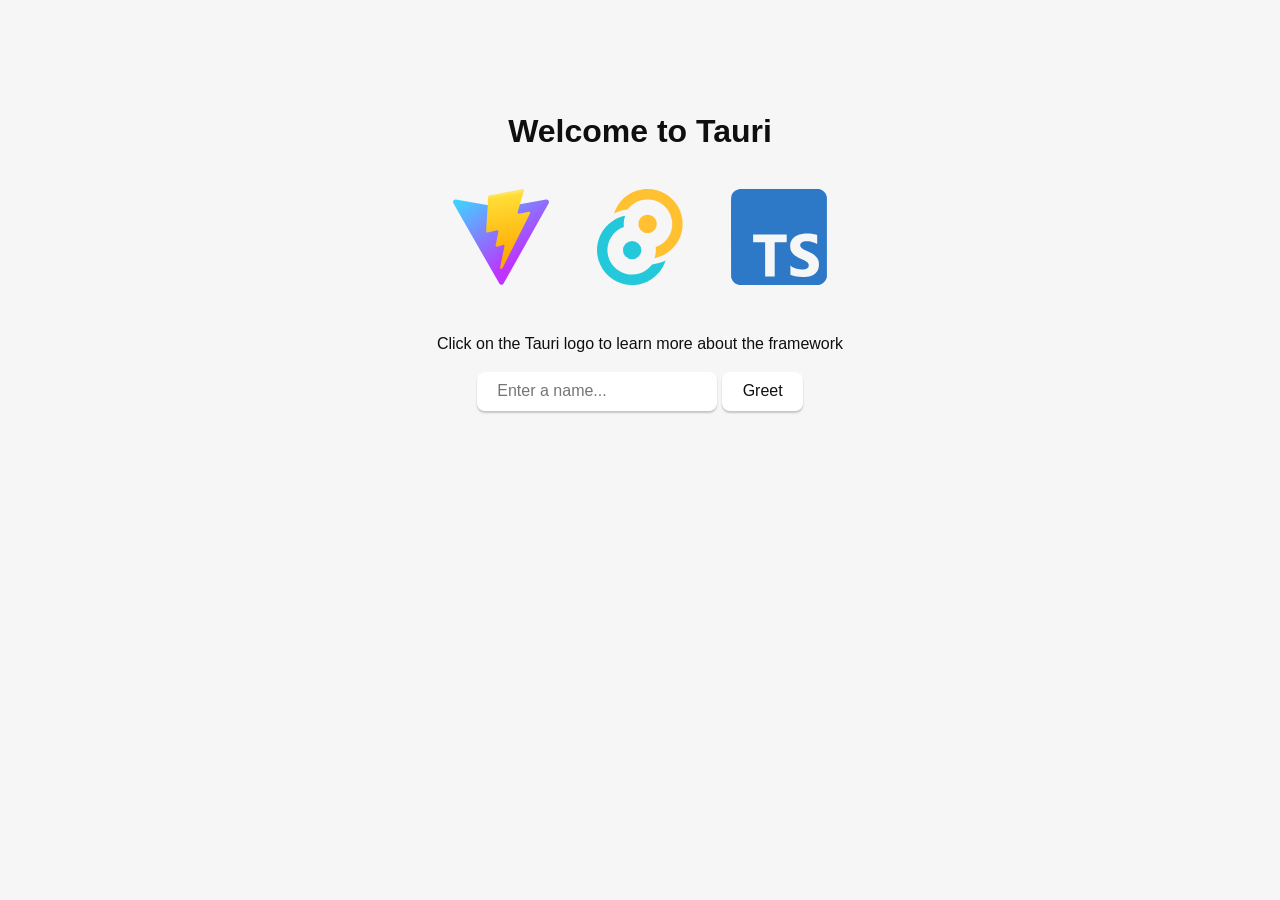
<file: index.html>
<!doctype html>
<html lang="en">
  <head>
    <meta charset="UTF-8" />
    <link rel="stylesheet" href="/src/styles.css" />
    <meta name="viewport" content="width=device-width, initial-scale=1.0" />
    <title>Tauri App</title>
    <script type="module" src="/src/main.ts" defer></script>
  </head>

  <body>
    <main class="container">
      <h1>Welcome to Tauri</h1>

      <div class="row">
        <a href="https://vite.dev" target="_blank">
          <img src="/src/assets/vite.svg" class="logo vite" alt="Vite logo" />
        </a>
        <a href="https://tauri.app" target="_blank">
          <img
            src="/src/assets/tauri.svg"
            class="logo tauri"
            alt="Tauri logo"
          />
        </a>
        <a href="https://www.typescriptlang.org/docs" target="_blank">
          <img
            src="/src/assets/typescript.svg"
            class="logo typescript"
            alt="typescript logo"
          />
        </a>
      </div>
      <p>Click on the Tauri logo to learn more about the framework</p>

      <form class="row" id="greet-form">
        <input id="greet-input" placeholder="Enter a name..." />
        <button type="submit">Greet</button>
      </form>
      <p id="greet-msg"></p>
    </main>
  </body>
</html>
</file>
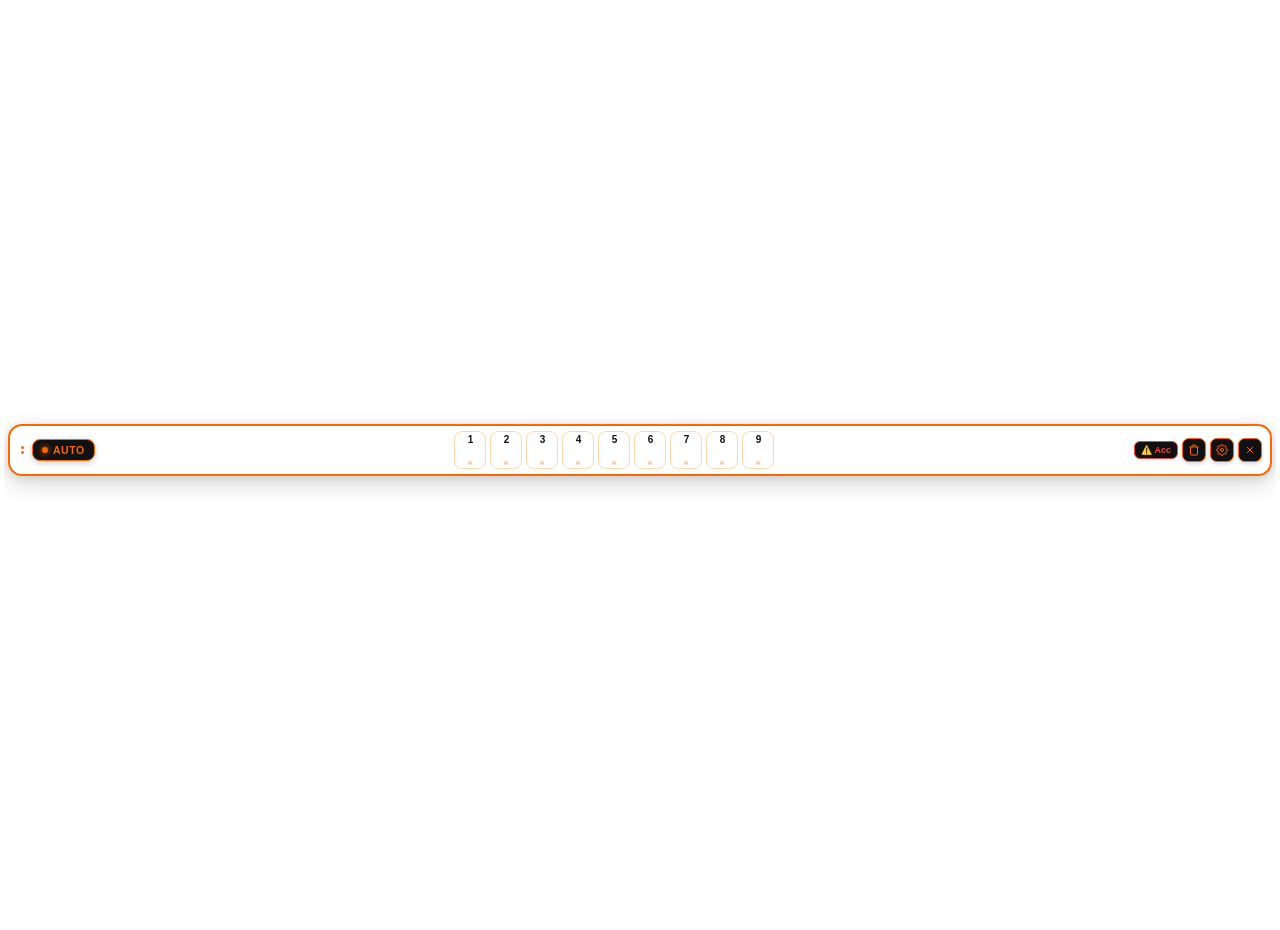
<file: ui/index.html>
<!doctype html>
<html lang="en">
  <head>
    <meta charset="UTF-8" />
    <meta name="viewport" content="width=device-width, initial-scale=1.0" />
    <title>OpenClipper</title>
    <link rel="stylesheet" href="style.css" />
  </head>
  <body>
    <!-- Entire pill is draggable -->
    <div id="clipper-hud" class="hud-pill" data-tauri-drag-region>
      <!-- Mode Badge Button & Drag Grip -->
      <div class="hud-left" data-tauri-drag-region>
        <div
          id="drag-handle"
          class="drag-grip"
          title="Drag anywhere on screen"
          data-tauri-drag-region
        >
          <span></span><span></span>
        </div>
        <!-- Clickable Mode Switch Button -->
        <button
          id="mode-btn"
          class="mode-badge mode-idle"
          title="Click to cycle mode: Auto ➔ Copy ➔ Paste"
        >
          <span class="mode-dot"></span>
          <span id="mode-label" class="mode-label">AUTO</span>
        </button>
      </div>

      <!-- 9 Mini Slot Buttons -->
      <div class="slots-container" id="slots-container">
        <!-- Rendered by app.js: 9 compact slot items -->
      </div>

      <!-- Actions -->
      <div class="hud-actions">
        <!-- Accessibility Warning Pill (hidden when trusted) -->
        <button
          id="btn-ax-warn"
          class="btn-ax-warn hidden"
          title="Accessibility permission required for shortcuts. Click to enable."
        >
          ⚠️ Acc
        </button>
        <button id="btn-clear" class="btn-icon" title="Clear all slots">
          <svg
            width="12"
            height="12"
            viewBox="0 0 24 24"
            fill="none"
            stroke="currentColor"
            stroke-width="2"
          >
            <path
              d="M3 6h18m-2 0v14a2 2 0 0 1-2 2H7a2 2 0 0 1-2-2V6m3 0V4a2 2 0 0 1 2-2h4a2 2 0 0 1 2 2v2"
            ></path>
          </svg>
        </button>
        <button id="btn-settings" class="btn-icon" title="Preferences & Settings (Cmd+,)">
          <svg
            width="12"
            height="12"
            viewBox="0 0 24 24"
            fill="none"
            stroke="currentColor"
            stroke-width="2"
          >
            <circle cx="12" cy="12" r="3"></circle>
            <path
              d="M19.4 15a1.65 1.65 0 0 0 .33 1.82l.06.06a2 2 0 0 1 0 2.83 2 2 0 0 1-2.83 0l-.06-.06a1.65 1.65 0 0 0-1.82-.33 1.65 1.65 0 0 0-1 1.51V21a2 2 0 0 1-2 2 2 2 0 0 1-2-2v-.09A1.65 1.65 0 0 0 9 19.4a1.65 1.65 0 0 0-1.82.33l-.06.06a2 2 0 0 1-2.83 0 2 2 0 0 1 0-2.83l.06-.06a1.65 1.65 0 0 0 .33-1.82 1.65 1.65 0 0 0-1.51-1H3a2 2 0 0 1-2-2 2 2 0 0 1 2-2h.09A1.65 1.65 0 0 0 4.6 9a1.65 1.65 0 0 0-.33-1.82l-.06-.06a2 2 0 0 1 0-2.83 2 2 0 0 1 2.83 0l.06.06a1.65 1.65 0 0 0 1.82.33H9a1.65 1.65 0 0 0 1-1.51V3a2 2 0 0 1 2-2 2 2 0 0 1 2 2v.09a1.65 1.65 0 0 0 1 1.51 1.65 1.65 0 0 0 1.82-.33l.06-.06a2 2 0 0 1 2.83 0 2 2 0 0 1 0 2.83l-.06.06a1.65 1.65 0 0 0-.33 1.82V9a1.65 1.65 0 0 0 1.51 1H21a2 2 0 0 1 2 2 2 2 0 0 1-2 2h-.09a1.65 1.65 0 0 0-1.51 1z"
            ></path>
          </svg>
        </button>
        <button id="btn-hide" class="btn-icon" title="Hide to menu bar (Esc)">
          <svg
            width="12"
            height="12"
            viewBox="0 0 24 24"
            fill="none"
            stroke="currentColor"
            stroke-width="2"
          >
            <line x1="18" y1="6" x2="6" y2="18"></line>
            <line x1="6" y1="6" x2="18" y2="18"></line>
          </svg>
        </button>
      </div>
    </div>

    <!-- Live Toast Tooltip -->
    <div id="hud-toast" class="hud-toast"></div>

    <script src="app.js"></script>
  </body>
</html>
</file>
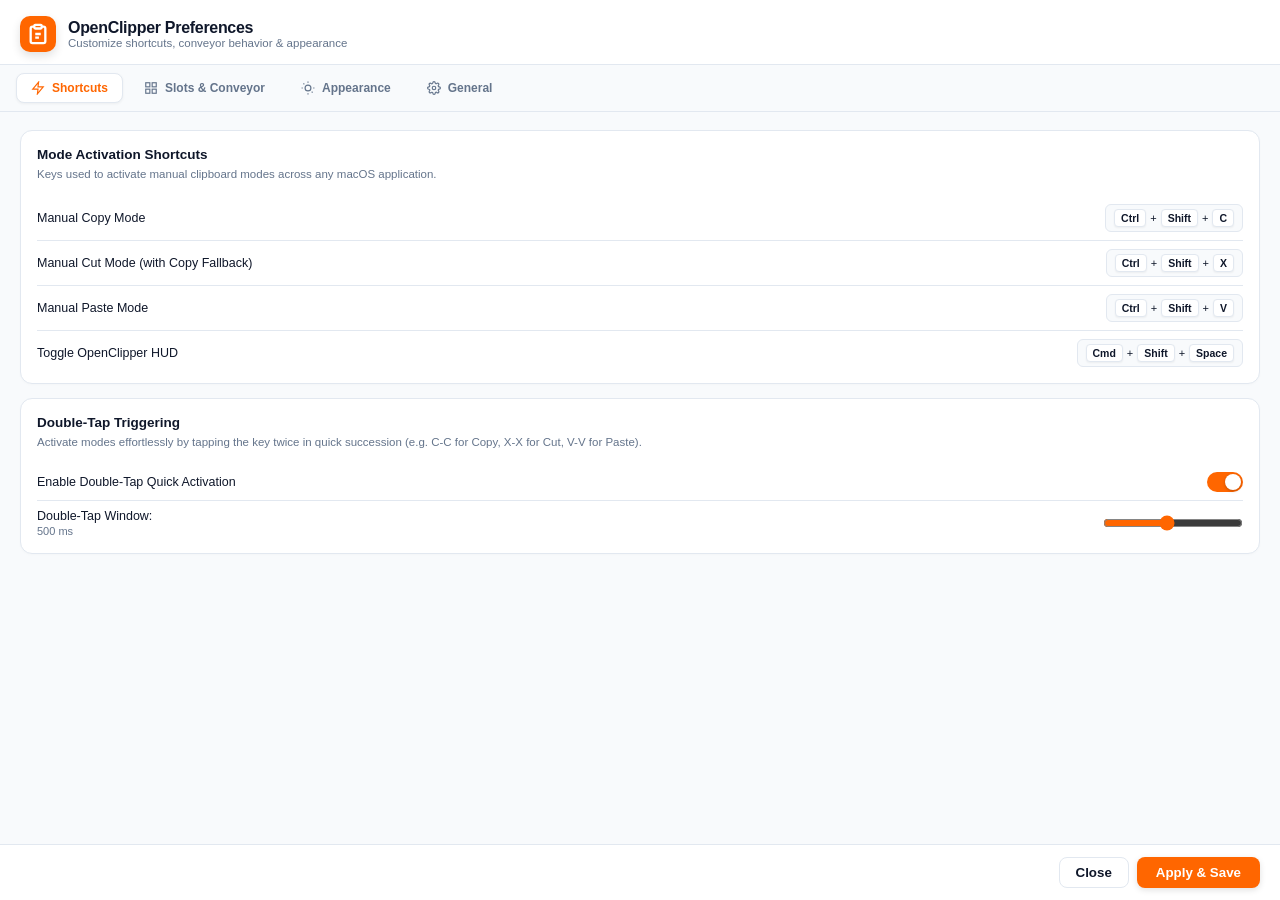
<file: ui/settings.html>
<!doctype html>
<html lang="en">
  <head>
    <meta charset="UTF-8" />
    <meta name="viewport" content="width=device-width, initial-scale=1.0" />
    <title>OpenClipper Preferences</title>
    <link rel="stylesheet" href="settings.css" />
  </head>
  <body>
    <div class="settings-window">
      <!-- Header -->
      <header class="settings-header">
        <div class="header-title">
          <div class="app-logo">
            <svg
              width="22"
              height="22"
              viewBox="0 0 24 24"
              fill="none"
              stroke="currentColor"
              stroke-width="2.5"
            >
              <path
                d="M16 4h2a2 2 0 0 1 2 2v14a2 2 0 0 1-2 2H6a2 2 0 0 1-2-2V6a2 2 0 0 1 2-2h2"
              ></path>
              <rect x="8" y="2" width="8" height="4" rx="1" ry="1"></rect>
              <path d="M9 12h6m-6 4h4"></path>
            </svg>
          </div>
          <div>
            <h1>OpenClipper Preferences</h1>
            <p class="header-sub">Customize shortcuts, conveyor behavior & appearance</p>
          </div>
        </div>
      </header>

      <!-- Navigation Tabs -->
      <nav class="settings-tabs">
        <button class="tab-btn active" data-tab="shortcuts">
          <svg
            width="14"
            height="14"
            viewBox="0 0 24 24"
            fill="none"
            stroke="currentColor"
            stroke-width="2"
          >
            <polygon points="13 2 3 14 12 14 11 22 21 10 12 10 13 2"></polygon>
          </svg>
          Shortcuts
        </button>
        <button class="tab-btn" data-tab="slots">
          <svg
            width="14"
            height="14"
            viewBox="0 0 24 24"
            fill="none"
            stroke="currentColor"
            stroke-width="2"
          >
            <rect x="3" y="3" width="7" height="7"></rect>
            <rect x="14" y="3" width="7" height="7"></rect>
            <rect x="14" y="14" width="7" height="7"></rect>
            <rect x="3" y="14" width="7" height="7"></rect>
          </svg>
          Slots & Conveyor
        </button>
        <button class="tab-btn" data-tab="appearance">
          <svg
            width="14"
            height="14"
            viewBox="0 0 24 24"
            fill="none"
            stroke="currentColor"
            stroke-width="2"
          >
            <circle cx="12" cy="12" r="5"></circle>
            <line x1="12" y1="1" x2="12" y2="3"></line>
            <line x1="12" y1="21" x2="12" y2="23"></line>
            <line x1="4.22" y1="4.22" x2="5.64" y2="5.64"></line>
            <line x1="18.36" y1="18.36" x2="19.78" y2="19.78"></line>
            <line x1="1" y1="12" x2="3" y2="12"></line>
            <line x1="21" y1="12" x2="23" y2="12"></line>
          </svg>
          Appearance
        </button>
        <button class="tab-btn" data-tab="general">
          <svg
            width="14"
            height="14"
            viewBox="0 0 24 24"
            fill="none"
            stroke="currentColor"
            stroke-width="2"
          >
            <circle cx="12" cy="12" r="3"></circle>
            <path
              d="M19.4 15a1.65 1.65 0 0 0 .33 1.82l.06.06a2 2 0 0 1 0 2.83 2 2 0 0 1-2.83 0l-.06-.06a1.65 1.65 0 0 0-1.82-.33 1.65 1.65 0 0 0-1 1.51V21a2 2 0 0 1-2 2 2 2 0 0 1-2-2v-.09A1.65 1.65 0 0 0 9 19.4a1.65 1.65 0 0 0-1.82.33l-.06.06a2 2 0 0 1-2.83 0 2 2 0 0 1 0-2.83l.06-.06a1.65 1.65 0 0 0 .33-1.82 1.65 1.65 0 0 0-1.51-1H3a2 2 0 0 1-2-2 2 2 0 0 1 2-2h.09A1.65 1.65 0 0 0 4.6 9a1.65 1.65 0 0 0-.33-1.82l-.06-.06a2 2 0 0 1 0-2.83 2 2 0 0 1 2.83 0l.06.06a1.65 1.65 0 0 0 1.82.33H9a1.65 1.65 0 0 0 1-1.51V3a2 2 0 0 1 2-2 2 2 0 0 1 2 2v.09a1.65 1.65 0 0 0 1 1.51 1.65 1.65 0 0 0 1.82-.33l.06-.06a2 2 0 0 1 2.83 0 2 2 0 0 1 0 2.83l-.06.06a1.65 1.65 0 0 0-.33 1.82V9a1.65 1.65 0 0 0 1.51 1H21a2 2 0 0 1 2 2 2 2 0 0 1-2 2h-.09a1.65 1.65 0 0 0-1.51 1z"
            ></path>
          </svg>
          General
        </button>
      </nav>

      <!-- Tab Content Area -->
      <main class="settings-content">
        <!-- 1. Shortcuts Tab -->
        <section id="tab-shortcuts" class="tab-pane active">
          <div class="card">
            <h3>Mode Activation Shortcuts</h3>
            <p class="card-desc">
              Keys used to activate manual clipboard modes across any macOS application.
            </p>

            <div class="form-row">
              <label for="sc-copy">Manual Copy Mode</label>
              <div class="key-combo-badge" id="sc-copy-badge">
                <kbd>Ctrl</kbd> + <kbd>Shift</kbd> + <kbd>C</kbd>
              </div>
            </div>

            <div class="form-row">
              <label for="sc-cut">Manual Cut Mode (with Copy Fallback)</label>
              <div class="key-combo-badge" id="sc-cut-badge">
                <kbd>Ctrl</kbd> + <kbd>Shift</kbd> + <kbd>X</kbd>
              </div>
            </div>

            <div class="form-row">
              <label for="sc-paste">Manual Paste Mode</label>
              <div class="key-combo-badge" id="sc-paste-badge">
                <kbd>Ctrl</kbd> + <kbd>Shift</kbd> + <kbd>V</kbd>
              </div>
            </div>

            <div class="form-row">
              <label for="sc-hud">Toggle OpenClipper HUD</label>
              <div class="key-combo-badge" id="sc-hud-badge">
                <kbd>Cmd</kbd> + <kbd>Shift</kbd> + <kbd>Space</kbd>
              </div>
            </div>
          </div>

          <div class="card">
            <h3>Double-Tap Triggering</h3>
            <p class="card-desc">
              Activate modes effortlessly by tapping the key twice in quick succession (e.g. C-C for
              Copy, X-X for Cut, V-V for Paste).
            </p>

            <div class="form-row checkbox-row">
              <label for="double-tap-enabled">Enable Double-Tap Quick Activation</label>
              <input type="checkbox" id="double-tap-enabled" class="switch" checked />
            </div>

            <div class="form-row" id="speed-row">
              <label for="double-tap-speed">
                Double-Tap Window: <span id="speed-label" class="val-badge">500 ms</span>
              </label>
              <input type="range" id="double-tap-speed" min="250" max="800" step="50" value="500" />
            </div>
          </div>
        </section>

        <!-- 2. Slots & Conveyor Tab -->
        <section id="tab-slots" class="tab-pane">
          <div class="card">
            <h3>Slot Quantity</h3>
            <p class="card-desc">
              Choose how many memory slots are displayed on your floating HUD.
            </p>

            <div class="slot-count-selector" id="slot-count-group">
              <button class="pill-choice" data-count="5">5 Slots</button>
              <button class="pill-choice" data-count="7">7 Slots</button>
              <button class="pill-choice active" data-count="9">9 Slots (Default)</button>
              <button class="pill-choice" data-count="12">12 Slots</button>
              <button class="pill-choice" data-count="15">15 Slots</button>
            </div>
          </div>

          <div class="card">
            <h3>Conveyor Belt Auto Paste</h3>
            <p class="card-desc">
              Dictates what happens when consecutive Cmd+V pastes are performed.
            </p>

            <div class="radio-option">
              <input type="radio" id="paste-pop-true" name="paste-behavior" value="pop" checked />
              <label for="paste-pop-true">
                <strong>Conveyor Belt (FIFO Pop)</strong>
                <span>Each Cmd+V pastes Slot 1, pops it off, and shifts Slot 2 ➔ Slot 1.</span>
              </label>
            </div>

            <div class="radio-option">
              <input type="radio" id="paste-pop-false" name="paste-behavior" value="keep" />
              <label for="paste-pop-false">
                <strong>Persistent Slots</strong>
                <span>Cmd+V pastes the current slot without removing it from memory.</span>
              </label>
            </div>
          </div>

          <div class="card">
            <h3>Auto-Copy Queuing Direction</h3>
            <div class="radio-option">
              <input type="radio" id="dir-fifo" name="copy-direction" value="fifo" checked />
              <label for="dir-fifo">
                <strong>Append to End (Slot 1 ➔ Slot N)</strong>
                <span>New copies fill slots sequentially from left to right.</span>
              </label>
            </div>

            <div class="radio-option">
              <input type="radio" id="dir-lifo" name="copy-direction" value="lifo" />
              <label for="dir-lifo">
                <strong>Prepend to Slot 1 (Shift Right)</strong>
                <span>New copies always land in Slot 1; older items push into Slot 2, 3...</span>
              </label>
            </div>
          </div>

          <div class="card">
            <h3>Advanced Slot Rules</h3>
            <div class="form-row checkbox-row">
              <label for="auto-cut-fallback">
                <strong>Smart Cut Fallback</strong>
                <span
                  >Automatically fall back to Copy if text is read-only or Cut is unavailable</span
                >
              </label>
              <input type="checkbox" id="auto-cut-fallback" class="switch" checked />
            </div>

            <div class="form-row checkbox-row">
              <label for="persist-slots">
                <strong>Persist Slots Across Restarts</strong>
                <span
                  >Save copied items to disk so slots remain intact when reopening OpenClipper</span
                >
              </label>
              <input type="checkbox" id="persist-slots" class="switch" />
            </div>

            <div class="form-row checkbox-row">
              <label for="play-sounds">
                <strong>Subtle Audio Cues</strong>
                <span>Play a soft click sound on copy, cut, or paste</span>
              </label>
              <input type="checkbox" id="play-sounds" class="switch" checked />
            </div>
          </div>
        </section>

        <!-- 3. Appearance Tab -->
        <section id="tab-appearance" class="tab-pane">
          <div class="card">
            <h3>Theme Mode</h3>
            <p class="card-desc">Select your preferred color profile.</p>
            <div class="theme-selector" id="theme-group">
              <button class="theme-card active" data-theme="light">
                <div class="theme-swatch light-swatch"></div>
                <span>Light</span>
              </button>
              <button class="theme-card" data-theme="dark">
                <div class="theme-swatch dark-swatch"></div>
                <span>Dark</span>
              </button>
              <button class="theme-card" data-theme="system">
                <div class="theme-swatch system-swatch"></div>
                <span>System</span>
              </button>
            </div>
          </div>

          <div class="card">
            <h3>Accent Color</h3>
            <p class="card-desc">Used for HUD outlines, active slot borders, and mode badges.</p>
            <div class="accent-group" id="accent-group">
              <button
                class="accent-btn active"
                data-accent="orange"
                style="--c: #ff6600"
                title="Orange (Default)"
              ></button>
              <button
                class="accent-btn"
                data-accent="blue"
                style="--c: #2563eb"
                title="Electric Blue"
              ></button>
              <button
                class="accent-btn"
                data-accent="green"
                style="--c: #10b981"
                title="Emerald Green"
              ></button>
              <button
                class="accent-btn"
                data-accent="purple"
                style="--c: #8b5cf6"
                title="Royal Purple"
              ></button>
              <button
                class="accent-btn"
                data-accent="red"
                style="--c: #ef4444"
                title="Coral Red"
              ></button>
            </div>
          </div>

          <div class="card">
            <h3>Live HUD Preview</h3>
            <div class="preview-box">
              <div class="hud-pill-preview" id="hud-preview">
                <div class="preview-badge">AUTO</div>
                <div class="preview-slots">
                  <div class="preview-slot active">1</div>
                  <div class="preview-slot">2</div>
                  <div class="preview-slot">3</div>
                  <div class="preview-slot empty">•</div>
                </div>
                <div class="preview-actions">
                  <div class="preview-btn">✕</div>
                </div>
              </div>
            </div>

            <div class="form-row checkbox-row" style="margin-top: 14px">
              <label for="show-hud-on-copy">
                <strong>Show HUD on Copy</strong>
                <span>Briefly pop up the HUD whenever new text or files are copied</span>
              </label>
              <input type="checkbox" id="show-hud-on-copy" class="switch" />
            </div>
          </div>
        </section>

        <!-- 4. General Tab -->
        <section id="tab-general" class="tab-pane">
          <div class="card">
            <h3>Startup</h3>
            <div class="form-row checkbox-row">
              <label for="launch-startup">
                <strong>Launch OpenClipper at Login</strong>
                <span
                  >Automatically run in background and place icon in menu bar when macOS boots</span
                >
              </label>
              <input type="checkbox" id="launch-startup" class="switch" />
            </div>
          </div>

          <div class="card">
            <h3>macOS Accessibility Status</h3>
            <p class="card-desc">
              Required for global shortcut interception, key-swallowing, and conveyor paste.
            </p>
            <div class="ax-status-box">
              <div class="ax-indicator">
                <span id="ax-dot" class="status-dot"></span>
                <span id="ax-text">Checking permissions...</span>
              </div>
              <button id="btn-fix-ax" class="btn-secondary">Open System Settings</button>
            </div>
          </div>

          <div class="card danger-card">
            <h3>Reset Configuration</h3>
            <p class="card-desc">
              Restore all shortcuts, slot preferences, and themes to factory defaults.
            </p>
            <button id="btn-reset" class="btn-danger">Restore Factory Defaults</button>
          </div>
        </section>
      </main>

      <!-- Footer Bar -->
      <footer class="settings-footer">
        <button id="btn-cancel" class="btn-secondary">Close</button>
        <button id="btn-save" class="btn-primary">Apply & Save</button>
      </footer>
    </div>

    <!-- Notification Toast -->
    <div id="settings-toast" class="settings-toast"></div>

    <script src="settings.js"></script>
  </body>
</html>
</file>
<file: src/styles.css>
.logo.vite:hover {
  filter: drop-shadow(0 0 2em #747bff);
}

.logo.typescript:hover {
  filter: drop-shadow(0 0 2em #2d79c7);
}
:root {
  font-family: Inter, Avenir, Helvetica, Arial, sans-serif;
  font-size: 16px;
  line-height: 24px;
  font-weight: 400;

  color: #0f0f0f;
  background-color: #f6f6f6;

  font-synthesis: none;
  text-rendering: optimizeLegibility;
  -webkit-font-smoothing: antialiased;
  -moz-osx-font-smoothing: grayscale;
  -webkit-text-size-adjust: 100%;
}

.container {
  margin: 0;
  padding-top: 10vh;
  display: flex;
  flex-direction: column;
  justify-content: center;
  text-align: center;
}

.logo {
  height: 6em;
  padding: 1.5em;
  will-change: filter;
  transition: 0.75s;
}

.logo.tauri:hover {
  filter: drop-shadow(0 0 2em #24c8db);
}

.row {
  display: flex;
  justify-content: center;
}

a {
  font-weight: 500;
  color: #646cff;
  text-decoration: inherit;
}

a:hover {
  color: #535bf2;
}

h1 {
  text-align: center;
}

input,
button {
  border-radius: 8px;
  border: 1px solid transparent;
  padding: 0.6em 1.2em;
  font-size: 1em;
  font-weight: 500;
  font-family: inherit;
  color: #0f0f0f;
  background-color: #ffffff;
  transition: border-color 0.25s;
  box-shadow: 0 2px 2px rgba(0, 0, 0, 0.2);
}

button {
  cursor: pointer;
}

button:hover {
  border-color: #396cd8;
}
button:active {
  border-color: #396cd8;
  background-color: #e8e8e8;
}

input,
button {
  outline: none;
}

#greet-input {
  margin-right: 5px;
}

@media (prefers-color-scheme: dark) {
  :root {
    color: #f6f6f6;
    background-color: #2f2f2f;
  }

  a:hover {
    color: #24c8db;
  }

  input,
  button {
    color: #ffffff;
    background-color: #0f0f0f98;
  }
  button:active {
    background-color: #0f0f0f69;
  }
}
</file>
<file: ui/style.css>
* {
  box-sizing: border-box;
  margin: 0;
  padding: 0;
  user-select: none;
  -webkit-user-select: none;
  font-family: -apple-system, BlinkMacSystemFont, "SF Pro Text", "Segoe UI", Roboto, sans-serif;
  -webkit-font-smoothing: antialiased;
}

:root {
  --accent: #ff6600;
  --accent-hover: #ff8533;
  --accent-light: #fff7ed;
  --bg-hud: #ffffff;
  --border-hud: var(--accent);
  --text-main: #111111;
  --slot-bg: #ffffff;
  --slot-border: #fed7aa;
}

body.theme-dark {
  --bg-hud: #141414;
  --border-hud: var(--accent);
  --text-main: #f8fafc;
  --slot-bg: #222222;
  --slot-border: #444444;
  --accent-light: #2a1b0e;
}

html,
body {
  width: 100vw;
  height: 100vh;
  overflow: hidden;
  background: transparent;
  display: flex;
  align-items: center;
  justify-content: center;
  padding: 2px 4px;
}

/* Main Container: Solid Background with Vibrant Accent Outline */
.hud-pill {
  width: 100%;
  height: 52px;
  background: var(--bg-hud);
  border: 2px solid var(--border-hud);
  border-radius: 14px;
  box-shadow:
    0 8px 24px rgba(0, 0, 0, 0.15),
    0 2px 8px rgba(0, 0, 0, 0.1);
  display: flex;
  align-items: center;
  justify-content: space-between;
  padding: 0 8px;
  gap: 6px;
  cursor: grab;
  transition:
    background 0.2s ease,
    border-color 0.2s ease;
}

.hud-pill:active {
  cursor: grabbing;
}

/* Left Group */
.hud-left {
  display: flex;
  align-items: center;
  gap: 5px;
  flex-shrink: 0;
}

.drag-grip {
  display: flex;
  flex-direction: column;
  gap: 2px;
  padding: 6px 3px;
  cursor: grab;
  border-radius: 4px;
  transition: background 0.15s ease;
}

.drag-grip:hover {
  background: var(--accent-light);
}

.drag-grip span {
  display: block;
  width: 3px;
  height: 3px;
  background: var(--accent);
  border-radius: 50%;
}

/* Buttons: Solid Black Background with Accent Outline */
.mode-badge {
  display: flex;
  align-items: center;
  gap: 5px;
  padding: 4px 9px;
  border-radius: 8px;
  font-size: 10.5px;
  font-weight: 800;
  letter-spacing: 0.5px;
  text-transform: uppercase;
  background: #111111;
  border: 1.5px solid var(--accent);
  color: var(--accent);
  cursor: pointer;
  box-shadow: 0 2px 6px rgba(0, 0, 0, 0.2);
  transition: all 0.15s ease;
}

.mode-badge:hover {
  background: #000000;
  border-color: var(--accent-hover);
  color: #ffffff;
  transform: translateY(-1px);
}

.mode-badge:active {
  transform: translateY(0);
}

.mode-dot {
  width: 6px;
  height: 6px;
  border-radius: 50%;
  background: var(--accent);
  box-shadow: 0 0 6px var(--accent);
}

/* Mode-Specific Accents */
.mode-copy {
  border-color: var(--accent);
  color: var(--accent-hover);
}
.mode-copy .mode-dot {
  background: var(--accent-hover);
  box-shadow: 0 0 6px var(--accent-hover);
  animation: pulse 1s infinite;
}

.mode-cut {
  border-color: var(--accent);
  color: var(--accent);
}
.mode-cut .mode-dot {
  background: var(--accent);
  box-shadow: 0 0 6px var(--accent);
  animation: pulse 1s infinite;
}

.mode-paste {
  border-color: var(--accent);
  color: #ffaa55;
}
.mode-paste .mode-dot {
  background: #ffaa55;
  box-shadow: 0 0 6px #ffaa55;
  animation: pulse 1s infinite;
}

@keyframes pulse {
  0% {
    opacity: 0.6;
    transform: scale(0.9);
  }
  50% {
    opacity: 1;
    transform: scale(1.2);
  }
  100% {
    opacity: 0.6;
    transform: scale(0.9);
  }
}

/* Slots Container */
.slots-container {
  display: flex;
  align-items: center;
  gap: 4px;
  flex: 1;
  justify-content: center;
  overflow: hidden;
}

/* Individual Slot: Clean Card with Crisp Number and Accent Outlines */
.slot-item {
  width: 32px;
  height: 38px;
  background: var(--slot-bg);
  border: 1.5px solid var(--slot-border);
  border-radius: 8px;
  display: flex;
  flex-direction: column;
  align-items: center;
  justify-content: space-between;
  padding: 3px 2px;
  cursor: pointer;
  transition: all 0.15s cubic-bezier(0.4, 0, 0.2, 1);
  position: relative;
}

.slot-item:hover {
  border-color: var(--accent);
  background: var(--accent-light);
  transform: translateY(-1px);
}

/* Filled Slot: Crisp Black/White Number, Accent Outline */
.slot-item.has-content {
  background: var(--slot-bg);
  border: 1.5px solid var(--accent);
  box-shadow: 0 1px 4px rgba(0, 0, 0, 0.1);
}

.slot-item.has-content .slot-num {
  color: var(--text-main);
  font-weight: 800;
}

/* Explicitly Selected Slot */
.slot-item.is-selected {
  border: 2px solid var(--accent);
  background: var(--accent-light);
  box-shadow: 0 0 8px rgba(0, 0, 0, 0.2);
}

.slot-item.active-pulse {
  border-color: #ffffff;
  background: var(--accent-light);
  box-shadow: 0 0 10px rgba(0, 0, 0, 0.3);
}

.slot-num {
  font-size: 10px;
  font-weight: 800;
  color: var(--text-main);
  line-height: 1;
}

.slot-icon {
  font-size: 11px;
  line-height: 1;
  display: flex;
  align-items: center;
  justify-content: center;
  color: var(--accent);
}

.slot-icon svg {
  stroke: var(--accent);
}

.slot-empty-dot {
  width: 4px;
  height: 4px;
  border-radius: 50%;
  background: #ffccaa;
}

body.theme-dark .slot-empty-dot {
  background: #555555;
}

/* Action Buttons: Solid Black Background with Accent Outline */
.hud-actions {
  display: flex;
  align-items: center;
  gap: 4px;
  flex-shrink: 0;
}

.btn-icon {
  background: #111111;
  border: 1.5px solid var(--accent);
  color: var(--accent);
  width: 24px;
  height: 24px;
  border-radius: 7px;
  display: flex;
  align-items: center;
  justify-content: center;
  cursor: pointer;
  box-shadow: 0 2px 4px rgba(0, 0, 0, 0.15);
  transition: all 0.15s ease;
}

.btn-icon svg {
  stroke: var(--accent);
  transition: stroke 0.15s ease;
}

.btn-icon:hover {
  background: #000000;
  border-color: var(--accent-hover);
  transform: translateY(-1px);
}

.btn-icon:hover svg {
  stroke: #ffffff;
}

.btn-icon:active {
  transform: translateY(0);
}

/* Accessibility Warning Button */
.btn-ax-warn {
  background: #111111;
  border: 1.5px solid #ef4444;
  color: #ef4444;
  font-size: 9px;
  font-weight: 800;
  padding: 3px 6px;
  border-radius: 6px;
  cursor: pointer;
  animation: pulse 1.2s infinite;
}

.btn-ax-warn.hidden {
  display: none;
}

/* Live Toast Tooltip */
.hud-toast {
  position: absolute;
  bottom: -30px;
  left: 50%;
  transform: translateX(-50%);
  background: #111111;
  border: 1.5px solid var(--accent);
  border-radius: 7px;
  color: #ffffff;
  font-size: 10px;
  font-weight: 700;
  padding: 4px 10px;
  pointer-events: none;
  opacity: 0;
  box-shadow: 0 4px 12px rgba(0, 0, 0, 0.25);
  transition: opacity 0.2s ease;
  white-space: nowrap;
}

.hud-toast.visible {
  opacity: 1;
}
</file>
<file: ui/settings.css>
* {
  box-sizing: border-box;
  margin: 0;
  padding: 0;
  user-select: none;
  -webkit-user-select: none;
  font-family: -apple-system, BlinkMacSystemFont, "SF Pro Text", "Segoe UI", Roboto, sans-serif;
  -webkit-font-smoothing: antialiased;
}

:root {
  --accent: #ff6600;
  --accent-hover: #ff8533;
  --accent-light: rgba(255, 102, 0, 0.12);
  --bg-main: #f8fafc;
  --bg-card: #ffffff;
  --border-color: #e2e8f0;
  --text-main: #0f172a;
  --text-muted: #64748b;
  --tab-active-bg: #ffffff;
}

body.theme-dark {
  --bg-main: #0f172a;
  --bg-card: #1e293b;
  --border-color: #334155;
  --text-main: #f8fafc;
  --text-muted: #94a3b8;
  --tab-active-bg: #1e293b;
}

body {
  background: var(--bg-main);
  color: var(--text-main);
  width: 100vw;
  height: 100vh;
  overflow: hidden;
  font-size: 13px;
}

.settings-window {
  display: flex;
  flex-direction: column;
  height: 100vh;
}

/* Header */
.settings-header {
  padding: 16px 20px 12px;
  background: var(--bg-card);
  border-bottom: 1px solid var(--border-color);
  display: flex;
  align-items: center;
  justify-content: space-between;
}

.header-title {
  display: flex;
  align-items: center;
  gap: 12px;
}

.app-logo {
  width: 36px;
  height: 36px;
  border-radius: 10px;
  background: var(--accent);
  color: #ffffff;
  display: flex;
  align-items: center;
  justify-content: center;
  box-shadow: 0 4px 10px rgba(0, 0, 0, 0.12);
}

.header-title h1 {
  font-size: 16px;
  font-weight: 700;
  letter-spacing: -0.3px;
}

.header-sub {
  font-size: 11.5px;
  color: var(--text-muted);
}

/* Navigation Tabs */
.settings-tabs {
  display: flex;
  background: var(--bg-main);
  padding: 8px 16px;
  gap: 6px;
  border-bottom: 1px solid var(--border-color);
}

.tab-btn {
  display: flex;
  align-items: center;
  gap: 7px;
  padding: 7px 14px;
  border: 1px solid transparent;
  border-radius: 8px;
  background: transparent;
  color: var(--text-muted);
  font-size: 12px;
  font-weight: 600;
  cursor: pointer;
  transition: all 0.15s ease;
}

.tab-btn:hover {
  color: var(--text-main);
  background: rgba(0, 0, 0, 0.04);
}

body.theme-dark .tab-btn:hover {
  background: rgba(255, 255, 255, 0.06);
}

.tab-btn.active {
  background: var(--tab-active-bg);
  color: var(--accent);
  border-color: var(--border-color);
  box-shadow: 0 1px 3px rgba(0, 0, 0, 0.05);
}

/* Content Area */
.settings-content {
  flex: 1;
  overflow-y: auto;
  padding: 18px 20px;
  display: flex;
  flex-direction: column;
  gap: 14px;
}

.tab-pane {
  display: none;
  flex-direction: column;
  gap: 14px;
}

.tab-pane.active {
  display: flex;
}

/* Cards */
.card {
  background: var(--bg-card);
  border: 1px solid var(--border-color);
  border-radius: 12px;
  padding: 16px;
  box-shadow: 0 1px 3px rgba(0, 0, 0, 0.02);
}

.card h3 {
  font-size: 13.5px;
  font-weight: 700;
  margin-bottom: 4px;
}

.card-desc {
  font-size: 11.5px;
  color: var(--text-muted);
  margin-bottom: 14px;
  line-height: 1.4;
}

/* Form Rows */
.form-row {
  display: flex;
  align-items: center;
  justify-content: space-between;
  padding: 8px 0;
  border-bottom: 1px solid var(--border-color);
}

.form-row:last-child {
  border-bottom: none;
  padding-bottom: 0;
}

.form-row label {
  font-size: 12.5px;
  font-weight: 500;
  display: flex;
  flex-direction: column;
  gap: 2px;
}

.form-row label span {
  font-size: 11px;
  color: var(--text-muted);
  font-weight: 400;
}

.key-combo-badge {
  display: flex;
  align-items: center;
  gap: 4px;
  background: var(--bg-main);
  border: 1px solid var(--border-color);
  border-radius: 6px;
  padding: 4px 8px;
  font-size: 11px;
}

.key-combo-badge kbd {
  background: var(--bg-card);
  border: 1px solid var(--border-color);
  border-radius: 4px;
  padding: 2px 6px;
  font-weight: 700;
  font-size: 10.5px;
  box-shadow: 0 1px 2px rgba(0, 0, 0, 0.05);
}

/* Radio & Checkbox */
.radio-option {
  display: flex;
  align-items: flex-start;
  gap: 10px;
  padding: 10px 0;
  border-bottom: 1px solid var(--border-color);
  cursor: pointer;
}

.radio-option:last-child {
  border-bottom: none;
  padding-bottom: 0;
}

.radio-option input[type="radio"] {
  margin-top: 3px;
  accent-color: var(--accent);
  cursor: pointer;
}

.radio-option label {
  display: flex;
  flex-direction: column;
  gap: 2px;
  cursor: pointer;
}

.radio-option label strong {
  font-size: 12.5px;
  font-weight: 600;
}

.radio-option label span {
  font-size: 11px;
  color: var(--text-muted);
}

/* Switch */
.switch {
  width: 36px;
  height: 20px;
  appearance: none;
  -webkit-appearance: none;
  background: #cbd5e1;
  border-radius: 12px;
  position: relative;
  outline: none;
  cursor: pointer;
  transition: background 0.2s ease;
  flex-shrink: 0;
}

.switch:checked {
  background: var(--accent);
}

.switch::before {
  content: "";
  position: absolute;
  width: 16px;
  height: 16px;
  border-radius: 50%;
  top: 2px;
  left: 2px;
  background: #ffffff;
  transition: transform 0.2s cubic-bezier(0.4, 0, 0.2, 1);
  box-shadow: 0 1px 3px rgba(0, 0, 0, 0.25);
}

.switch:checked::before {
  transform: translateX(16px);
}

/* Range Slider */
input[type="range"] {
  width: 140px;
  accent-color: var(--accent);
  cursor: pointer;
}

.val-badge {
  font-size: 11px;
  font-weight: 700;
  color: var(--accent);
}

/* Slot Count Selector */
.slot-count-selector {
  display: flex;
  gap: 8px;
  flex-wrap: wrap;
}

.pill-choice {
  padding: 8px 14px;
  border: 1.5px solid var(--border-color);
  background: var(--bg-card);
  color: var(--text-main);
  border-radius: 8px;
  font-size: 12px;
  font-weight: 600;
  cursor: pointer;
  transition: all 0.15s ease;
}

.pill-choice:hover {
  border-color: var(--accent);
}

.pill-choice.active {
  border-color: var(--accent);
  background: var(--accent-light);
  color: var(--accent);
}

/* Themes */
.theme-selector {
  display: flex;
  gap: 12px;
}

.theme-card {
  flex: 1;
  display: flex;
  flex-direction: column;
  align-items: center;
  gap: 8px;
  padding: 12px;
  border: 1.5px solid var(--border-color);
  background: var(--bg-card);
  border-radius: 10px;
  cursor: pointer;
  transition: all 0.15s ease;
}

.theme-card:hover {
  border-color: var(--accent);
}

.theme-card.active {
  border-color: var(--accent);
  background: var(--accent-light);
}

.theme-swatch {
  width: 48px;
  height: 32px;
  border-radius: 6px;
  border: 1px solid var(--border-color);
}

.light-swatch {
  background: #ffffff;
  box-shadow: inset 0 0 0 4px #f8fafc;
}

.dark-swatch {
  background: #0f172a;
  box-shadow: inset 0 0 0 4px #1e293b;
}

.system-swatch {
  background: linear-gradient(135deg, #ffffff 50%, #0f172a 50%);
}

/* Accent Colors */
.accent-group {
  display: flex;
  gap: 10px;
}

.accent-btn {
  width: 30px;
  height: 30px;
  border-radius: 50%;
  background: var(--c);
  border: 3px solid transparent;
  cursor: pointer;
  box-shadow: 0 1px 3px rgba(0, 0, 0, 0.15);
  transition: transform 0.15s ease;
}

.accent-btn:hover {
  transform: scale(1.12);
}

.accent-btn.active {
  border-color: #ffffff;
  outline: 2px solid var(--c);
}

/* Live Preview */
.preview-box {
  padding: 18px;
  background: var(--bg-main);
  border: 1px dashed var(--border-color);
  border-radius: 10px;
  display: flex;
  justify-content: center;
  align-items: center;
}

.hud-pill-preview {
  display: flex;
  align-items: center;
  gap: 6px;
  padding: 5px 10px;
  background: #ffffff;
  border: 2px solid var(--accent);
  border-radius: 12px;
  box-shadow: 0 4px 12px rgba(0, 0, 0, 0.08);
}

.preview-badge {
  padding: 3px 8px;
  border-radius: 6px;
  font-size: 10px;
  font-weight: 800;
  background: #111111;
  color: var(--accent);
  border: 1.5px solid var(--accent);
}

.preview-slots {
  display: flex;
  gap: 4px;
}

.preview-slot {
  width: 26px;
  height: 30px;
  border: 1.5px solid var(--border-color);
  background: #ffffff;
  border-radius: 6px;
  display: flex;
  align-items: center;
  justify-content: center;
  font-size: 10px;
  font-weight: 800;
  color: #111111;
}

.preview-slot.active {
  border-color: var(--accent);
  color: var(--accent);
  background: var(--accent-light);
}

.preview-slot.empty {
  color: #94a3b8;
}

.preview-actions {
  display: flex;
  gap: 4px;
}

.preview-btn {
  width: 20px;
  height: 20px;
  background: #111111;
  border: 1.5px solid var(--accent);
  border-radius: 5px;
  color: var(--accent);
  display: flex;
  align-items: center;
  justify-content: center;
  font-size: 9px;
  font-weight: 800;
}

/* Accessibility Status Box */
.ax-status-box {
  display: flex;
  align-items: center;
  justify-content: space-between;
  padding: 10px 14px;
  background: var(--bg-main);
  border-radius: 8px;
  border: 1px solid var(--border-color);
}

.ax-indicator {
  display: flex;
  align-items: center;
  gap: 8px;
  font-weight: 600;
  font-size: 12px;
}

.status-dot {
  width: 8px;
  height: 8px;
  border-radius: 50%;
  background: #ef4444;
}

.status-dot.active {
  background: #10b981;
}

/* Danger Card */
.danger-card {
  border-color: #fca5a5;
  background: #fff5f5;
}

body.theme-dark .danger-card {
  border-color: #7f1d1d;
  background: #450a0a;
}

/* Footer */
.settings-footer {
  padding: 12px 20px;
  background: var(--bg-card);
  border-top: 1px solid var(--border-color);
  display: flex;
  justify-content: flex-end;
  gap: 8px;
}

.btn-secondary {
  padding: 7px 16px;
  border: 1px solid var(--border-color);
  border-radius: 8px;
  background: var(--bg-card);
  color: var(--text-main);
  font-weight: 600;
  cursor: pointer;
  transition: all 0.15s ease;
}

.btn-secondary:hover {
  background: var(--bg-main);
}

.btn-primary {
  padding: 7px 18px;
  border: 1px solid transparent;
  border-radius: 8px;
  background: var(--accent);
  color: #ffffff;
  font-weight: 700;
  cursor: pointer;
  box-shadow: 0 2px 6px rgba(0, 0, 0, 0.12);
  transition: all 0.15s ease;
}

.btn-primary:hover {
  background: var(--accent-hover);
  transform: translateY(-1px);
}

.btn-danger {
  padding: 6px 14px;
  border: 1px solid #ef4444;
  border-radius: 7px;
  background: #ef4444;
  color: #ffffff;
  font-weight: 600;
  font-size: 11.5px;
  cursor: pointer;
}

.btn-danger:hover {
  background: #dc2626;
}

/* Live Toast */
.settings-toast {
  position: fixed;
  bottom: 24px;
  left: 50%;
  transform: translateX(-50%);
  background: #111111;
  color: #ffffff;
  border: 1.5px solid var(--accent);
  border-radius: 8px;
  padding: 8px 16px;
  font-size: 12px;
  font-weight: 600;
  opacity: 0;
  pointer-events: none;
  box-shadow: 0 6px 20px rgba(0, 0, 0, 0.25);
  transition: opacity 0.2s ease;
  z-index: 999;
}

.settings-toast.visible {
  opacity: 1;
}
</file>
